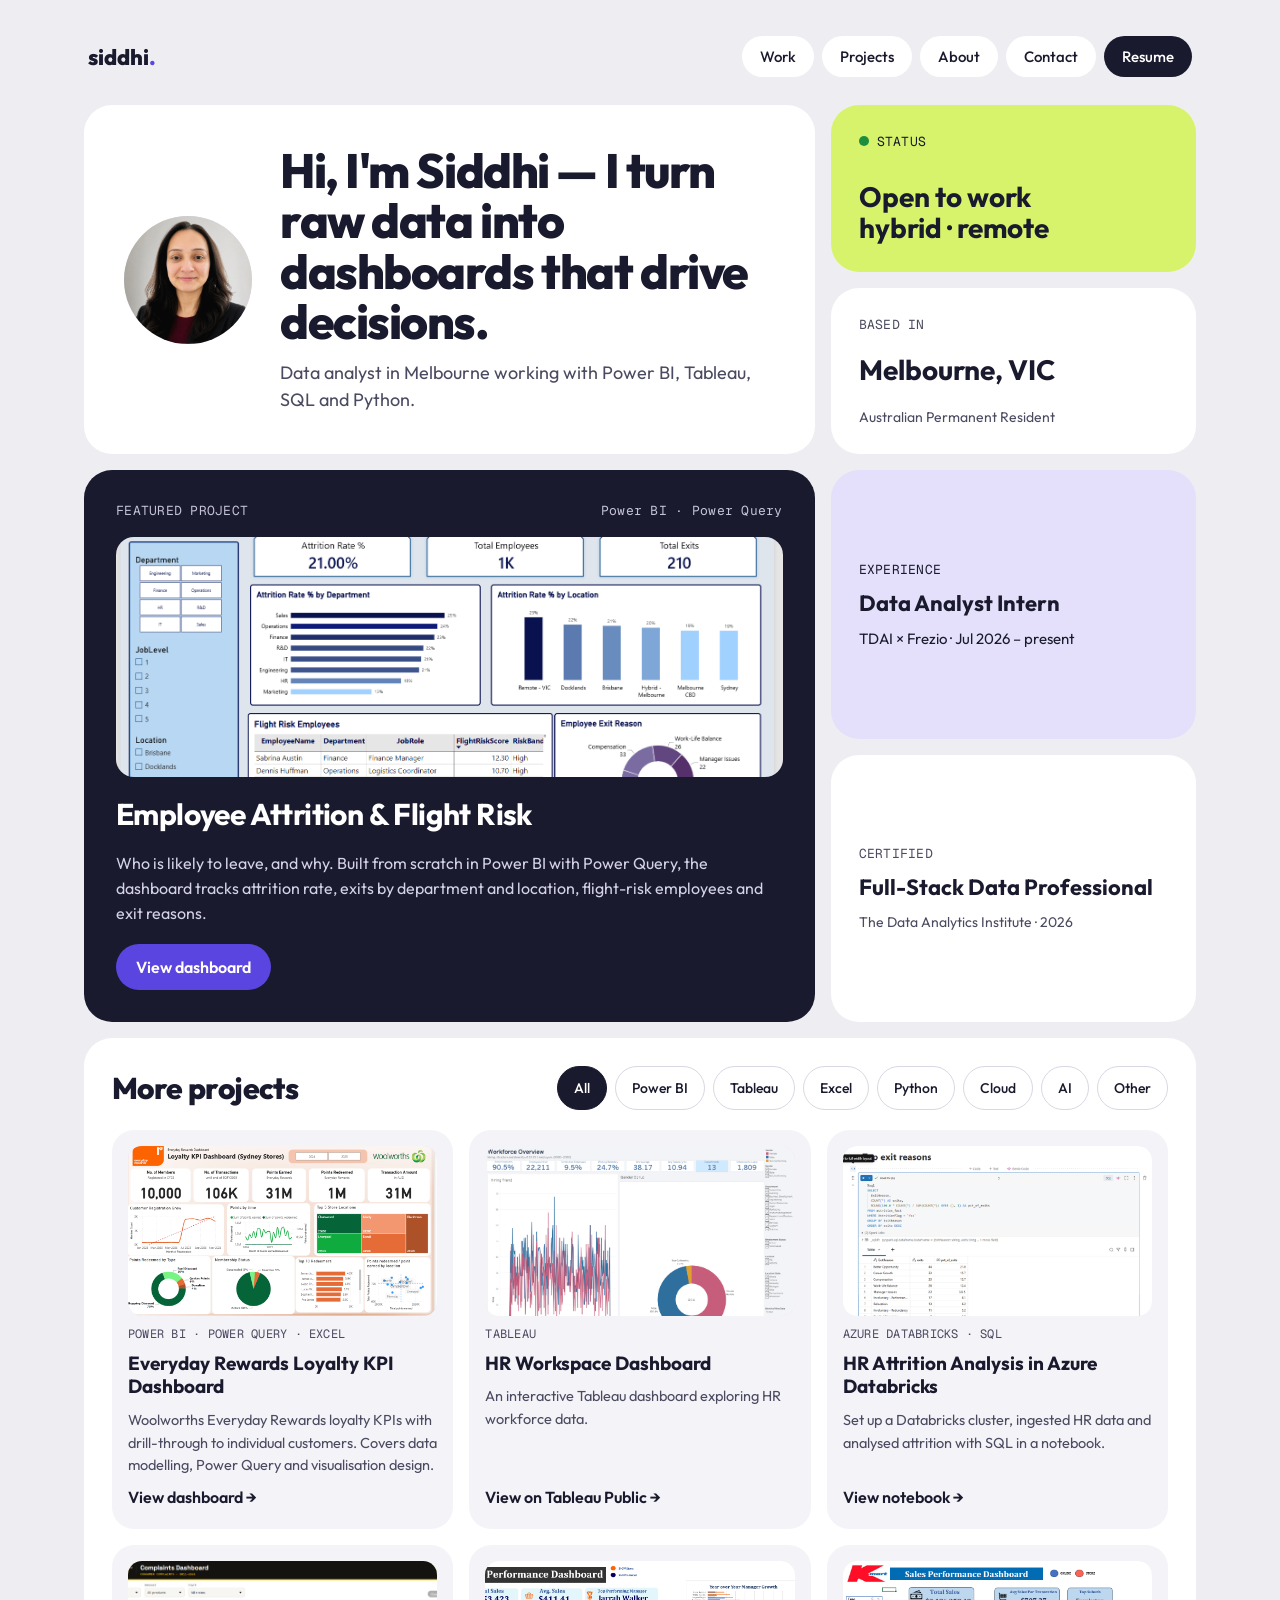
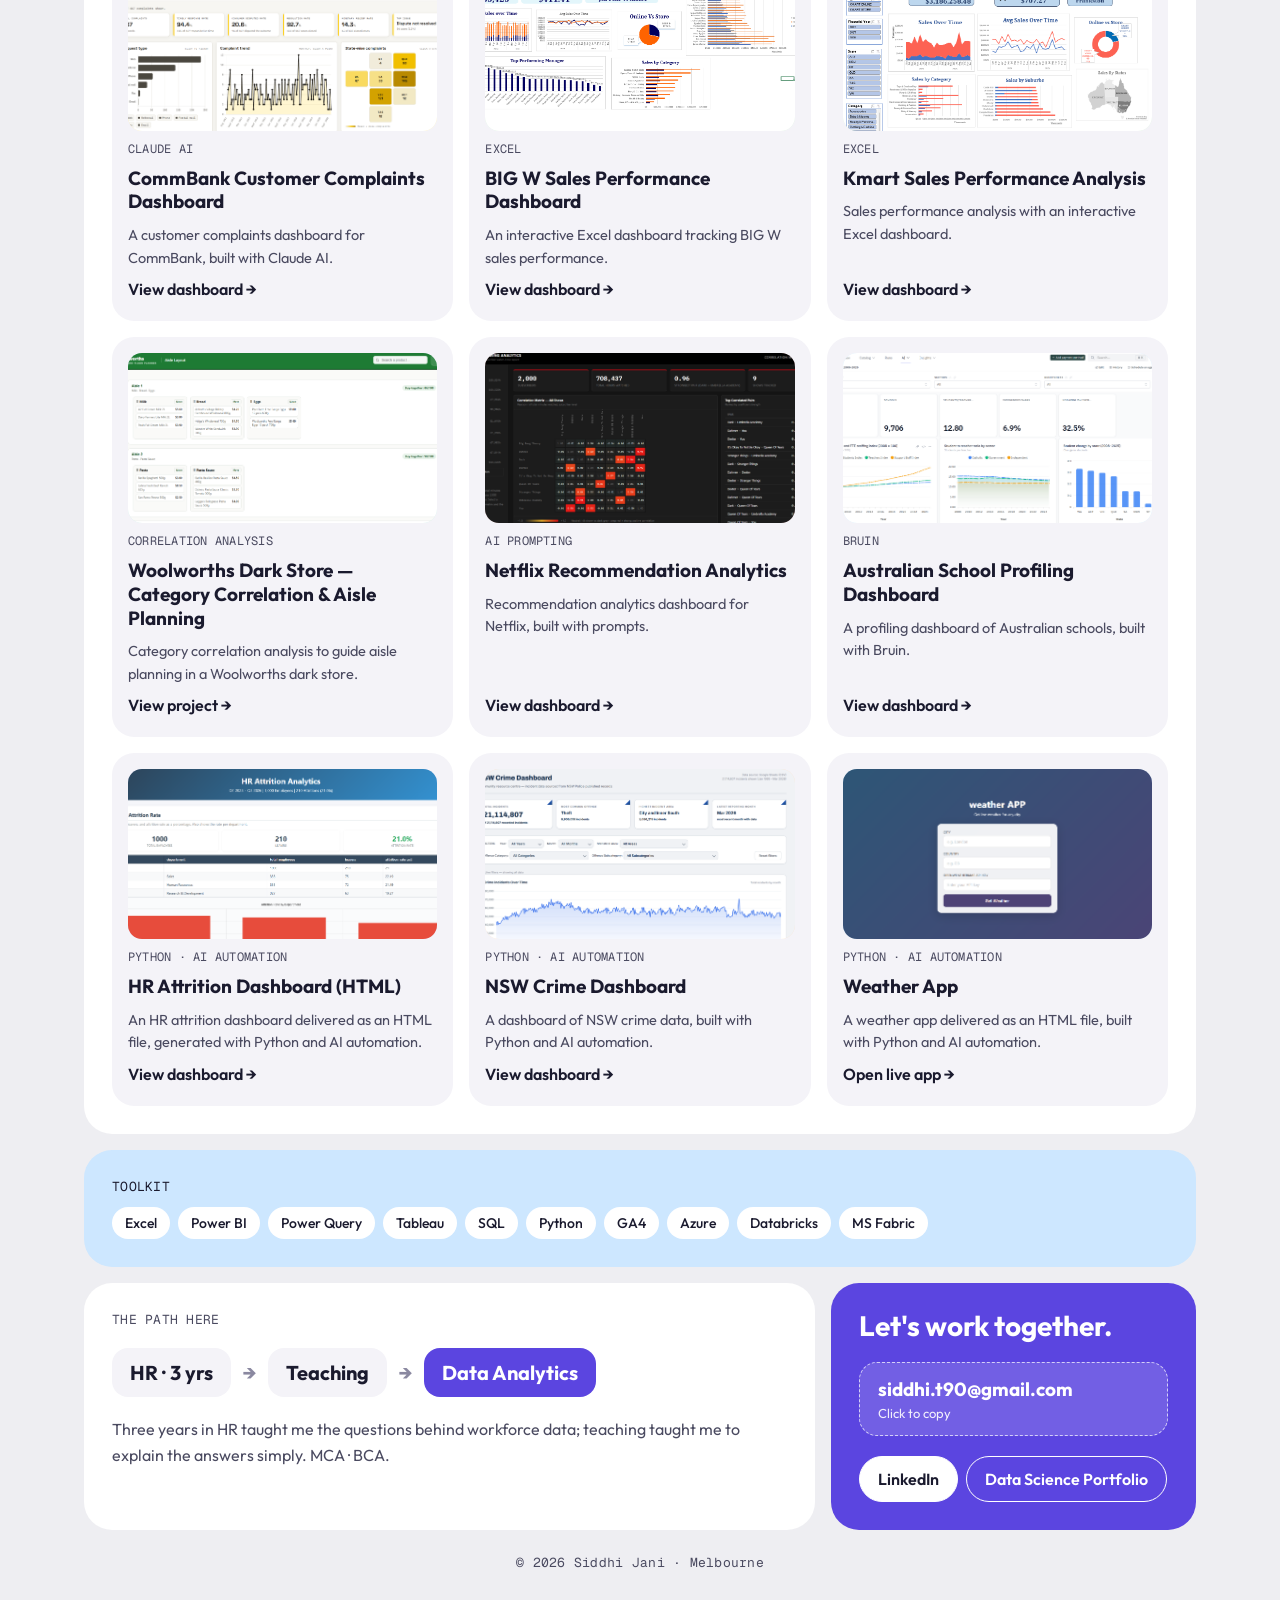
<file: index.html>
<!doctype html>
<html lang="en">
<head>
<meta charset="utf-8">
<meta name="viewport" content="width=device-width, initial-scale=1">
<title>Siddhi Jani | Data Analyst, Melbourne</title>
<meta name="description" content="Siddhi Jani — Melbourne-based data analyst specialising in HR and workforce analytics with Power BI, Tableau, SQL and Azure.">
<!-- EDIT: replace with your real GitHub Pages address once live -->
<meta property="og:title" content="Siddhi Jani | Data Analyst">
<meta property="og:description" content="HR & workforce analytics · Power BI · Tableau · SQL · Melbourne">
<link rel="preconnect" href="https://fonts.googleapis.com">
<link rel="preconnect" href="https://fonts.gstatic.com" crossorigin>
<link href="https://fonts.googleapis.com/css2?family=Outfit:wght@400;500;600;700;800&family=Geist+Mono:wght@400;500&display=swap" rel="stylesheet">
<style>
  :root{
    --bg:#EEEEF2; --tile:#FFFFFF; --ink:#1A1A2E; --muted:#4A4A60;
    --accent:#5B45E0; --accent-ink:#FFFFFF;
    --lime:#D7F36B; --lavender:#E4E0FB; --sky:#CDE7FF; --chip:#F4F3F8;
    --dark:#1A1A2E; --dark-2:#2B2B45; --dark-text:#D4D2E6;
    --radius:28px; --gap:16px;
  }
  *{box-sizing:border-box}
  html{scroll-behavior:smooth}
  body{margin:0;background:var(--bg);color:var(--ink);font-family:Outfit,system-ui,sans-serif;-webkit-font-smoothing:antialiased}
  a{color:inherit}
  .mono{font-family:'Geist Mono',ui-monospace,monospace;font-size:13px;letter-spacing:.02em}
  .wrap{max-width:1160px;margin:0 auto;padding:32px 24px 64px;display:flex;flex-direction:column;gap:var(--gap)}
  .row{display:flex;flex-wrap:wrap;gap:var(--gap)}
  .col{display:flex;flex-direction:column;gap:var(--gap)}
  .tile{background:var(--tile);border-radius:var(--radius);padding:28px;display:flex;flex-direction:column;gap:12px;
        transition:transform .25s ease, box-shadow .25s ease}
  .tile:hover{transform:translateY(-3px);box-shadow:0 12px 30px rgba(26,26,46,.08)}
  .col.w1 > .tile{flex:1 1 auto;justify-content:center}
  .w2{flex:2 1 560px}.w1{flex:1 1 280px}.w1s{flex:1 1 320px}
  .muted{color:var(--muted)}
  h1,h2,h3,p{margin:0}

  /* nav */
  nav{display:flex;flex-wrap:wrap;align-items:center;justify-content:space-between;gap:12px;padding:4px 4px 12px}
  .logo{font-weight:800;font-size:22px;text-decoration:none}
  .logo span{color:var(--accent)}
  .pills{display:flex;flex-wrap:wrap;gap:8px}
  .pill{text-decoration:none;padding:11px 18px;border-radius:99px;background:var(--tile);font-weight:500;font-size:15px}
  .pill:hover{background:var(--lavender)}
  .pill.dark{background:var(--ink);color:#fff}
  .pill.dark:hover{background:var(--accent)}

  /* hero */
  .hero{flex-direction:row;flex-wrap:wrap;align-items:center;gap:28px;padding:40px}
  .avatar{width:128px;height:128px;border-radius:50%;background:var(--lavender);flex-shrink:0;overflow:hidden;
          display:flex;align-items:center;justify-content:center;font-weight:800;font-size:40px;color:var(--accent)}
  .avatar{position:relative}
  .avatar img{position:absolute;inset:0;width:100%;height:100%;object-fit:cover}
  .hero h1{font-size:clamp(34px,4.6vw,48px);line-height:1.05;font-weight:800;letter-spacing:-.03em}
  .hero p{font-size:18px;line-height:1.55}
  .lime{background:var(--lime)} .lavender{background:var(--lavender)} .sky{background:var(--sky)}
  .big{font-size:28px;font-weight:700;line-height:1.1}
  .dot{display:inline-block;width:10px;height:10px;border-radius:50%;background:#1E8E3E;margin-right:8px;
       box-shadow:0 0 0 0 rgba(30,142,62,.5);animation:pulse 2s infinite}
  @keyframes pulse{70%{box-shadow:0 0 0 10px rgba(30,142,62,0)}100%{box-shadow:0 0 0 0 rgba(30,142,62,0)}}

  /* featured */
  .featured{background:var(--dark);color:#fff;padding:32px;gap:18px}
  .featured .meta{display:flex;flex-wrap:wrap;justify-content:space-between;gap:8px;color:#C4C2D8}
  .shot{border-radius:18px;background:var(--dark-2);min-height:240px;position:relative;overflow:hidden;
        display:flex;align-items:center;justify-content:center;color:#A9A7C2}
  .shot img{position:absolute;inset:0;width:100%;height:100%;object-fit:cover}
  .shot.light{background:var(--chip);color:var(--muted);min-height:170px}
  .thumbs{display:grid;grid-template-columns:repeat(auto-fit,minmax(200px,1fr));gap:12px}
  .thumbs .shot{text-decoration:none}
  .thumbs .shot:hover img{transform:scale(1.03)}
  .shot img{transition:transform .3s ease}
  .featured h2{font-size:30px;font-weight:700;letter-spacing:-.02em}
  .featured p{color:var(--dark-text);font-size:16px;line-height:1.55}
  .btn{align-self:flex-start;background:var(--accent);color:var(--accent-ink);text-decoration:none;padding:13px 20px;border-radius:99px;font-weight:600}
  .btn:hover{filter:brightness(1.1)}
  .award{font-size:60px;font-weight:800;line-height:1;color:var(--accent)}
  .tile h3{font-size:22px;font-weight:700}
  .link{font-weight:600;margin-top:auto;text-decoration:none}
  .link:hover{color:var(--accent)}
  .chips{display:flex;flex-wrap:wrap;gap:8px}
  .chip{background:#fff;padding:7px 13px;border-radius:99px;font-size:14px;font-weight:500}

  /* path */
  .path{display:flex;flex-wrap:wrap;align-items:center;gap:12px;font-size:20px;font-weight:700}
  .step{padding:12px 18px;border-radius:16px;background:var(--chip)}
  .step.now{background:var(--accent);color:#fff}
  .arrow{color:#8A88A0}
  .contact{background:var(--accent);color:#fff;justify-content:space-between;gap:20px}
  .contact .chips a{text-decoration:none;padding:12px 18px;border-radius:99px;font-weight:600;border:1.5px solid #fff}
  .contact .chips a.solid{background:#fff;color:var(--ink)}
  .email-copy{font:inherit;color:#fff;text-align:left;cursor:pointer;background:rgba(255,255,255,.14);border:1.5px dashed rgba(255,255,255,.7);
              border-radius:18px;padding:14px 18px;display:flex;flex-direction:column;gap:4px;width:100%;transition:background .2s}
  .email-copy:hover,.email-copy:focus-visible{background:rgba(255,255,255,.24);outline:none}
  .email-addr{font-size:19px;font-weight:700;word-break:break-all;user-select:all}
  .copy-msg{font-size:13px;opacity:.9}
  .email-copy.copied{background:#fff;color:var(--ink);border-style:solid;border-color:#fff}
  footer{text-align:center;padding:8px 0 0}

  /* project grid */
  .proj-head{display:flex;flex-wrap:wrap;align-items:center;justify-content:space-between;gap:16px}
  .proj-head h2{font-size:30px;font-weight:800;letter-spacing:-.02em}
  .filters{display:flex;flex-wrap:wrap;gap:8px}
  .filter{font:inherit;font-size:14px;font-weight:500;padding:10px 16px;min-height:44px;border-radius:99px;border:1.5px solid #D9D7E3;background:#fff;color:var(--ink);cursor:pointer}
  .filter:hover{border-color:var(--accent)}
  .filter.on{background:var(--ink);border-color:var(--ink);color:#fff}
  .grid{display:grid;grid-template-columns:repeat(auto-fill,minmax(280px,1fr));gap:16px}
  .card{background:var(--chip);border-radius:22px;padding:16px 16px 22px;display:flex;flex-direction:column;gap:10px;transition:transform .25s ease, box-shadow .25s ease}
  .card:hover{transform:translateY(-3px);box-shadow:0 12px 30px rgba(26,26,46,.08)}
  .card[hidden]{display:none}
  .card h3{font-size:19px;font-weight:700;line-height:1.25}
  .card p{font-size:14.5px;line-height:1.55}
  .card .mono{font-size:12px}
  .thumb{position:relative;display:flex;align-items:center;justify-content:center;height:170px;border-radius:14px;overflow:hidden;text-decoration:none;font-weight:800;font-size:24px;letter-spacing:-.01em}
  .thumb img{position:absolute;inset:0;width:100%;height:100%;object-fit:cover;object-position:top;transition:transform .3s ease}
  .card:hover .thumb img{transform:scale(1.04)}
  .ph-purple{background:#E4E0FB;color:#3D2DA8}.ph-orange{background:#FFE3CC;color:#9A3B06}.ph-blue{background:#D6E6FF;color:#1D4AA8}
  .ph-yellow{background:#FFF1B8;color:#7A5A00}.ph-green{background:#D8F2DD;color:#1C6B33}.ph-teal{background:#CDEFEA;color:#0B5E55}
  .ph-red{background:#FFD9D9;color:#9B1C1C}.ph-sky{background:#D3EEFF;color:#0B5A8A}
  .ph-pink{background:#FBDDF0;color:#8E1F63}.ph-indigo{background:#DCDDFB;color:#2F2F9E}
  /* reveal on scroll */
  .reveal{opacity:0;transform:translateY(16px);transition:opacity .6s ease, transform .6s ease}
  .reveal.in{opacity:1;transform:none}
  @media (prefers-reduced-motion:reduce){.reveal{opacity:1;transform:none}.tile,.dot{transition:none;animation:none}}
  @media (max-width:600px){.wrap{padding:20px 16px 48px}.hero{padding:28px}.tile{padding:24px}}
</style>
</head>
<body>
<div class="wrap">

  <nav aria-label="Main">
    <a href="#top" class="logo">siddhi<span>.</span></a>
    <div class="pills">
      <a href="#work" class="pill">Work</a>
      <a href="#projects" class="pill">Projects</a>
      <a href="#about" class="pill">About</a>
      <a href="#contact" class="pill">Contact</a>
      <!-- EDIT: put your CV PDF in the assets folder with this exact name -->
      <a href="assets/Siddhi_Jani_CV.pdf" class="pill dark" target="_blank" rel="noopener">Resume</a>
    </div>
  </nav>

  <!-- ===== HERO ===== -->
  <div id="top" class="row reveal">
    <div class="tile hero w2">
      <!-- EDIT: add assets/profile.jpg (square photo). Initials show until then. -->
      <div class="avatar"><img src="assets/profile.jpg" alt="Siddhi Jani" onerror="this.remove()">SJ</div>
      <div class="col" style="flex:1 1 300px;gap:12px">
        <h1>Hi, I'm Siddhi — I turn raw data into dashboards that drive decisions.</h1>
        <p class="muted">Data analyst in Melbourne working with Power BI, Tableau, SQL and Python.</p>
      </div>
    </div>
    <div class="col w1">
      <div class="tile lime" style="flex:1 1 auto;justify-content:space-between">
        <span class="mono"><span class="dot"></span>STATUS</span>
        <span class="big">Open to work<br>hybrid · remote</span>
      </div>
      <div class="tile" style="flex:1 1 auto;justify-content:space-between">
        <span class="mono muted">BASED IN</span>
        <span class="big">Melbourne, VIC</span>
        <span class="muted" style="font-size:14px">Australian Permanent Resident</span>
      </div>
    </div>
  </div>

  <!-- ===== FEATURED PROJECT ===== -->
  <div id="work" class="row reveal">
    <article class="tile featured w2">
      <div class="meta mono"><span>FEATURED PROJECT</span><span>Power BI · Power Query</span></div>
      <!-- EDIT: add assets/attrition.png (dashboard screenshot) -->
      <div class="shot mono"><img src="assets/attrition.png" alt="Employee Attrition and Flight Risk dashboard" onerror="this.remove()">[ dashboard screenshot ]</div>
      <h2>Employee Attrition &amp; Flight Risk</h2>
            <p>Who is likely to leave, and why. Built from scratch in Power BI with Power Query, the dashboard tracks attrition rate, exits by department and location, flight-risk employees and exit reasons.</p>
      <!-- EDIT: link to GitHub repo or case-study page -->
      <a href="assets/attrition.png" class="btn" target="_blank" rel="noopener">View dashboard</a>
    </article>
    <div class="col w1">
      <div class="tile lavender">
        <span class="mono">EXPERIENCE</span>
        <span style="font-size:22px;font-weight:700;line-height:1.2">Data Analyst Intern</span>
        <span style="font-size:15px">TDAI × Frezio · Jul 2026 – present</span>
      </div>
      <div class="tile">
        <span class="mono muted">CERTIFIED</span>
        <span style="font-size:22px;font-weight:700;line-height:1.2">Full-Stack Data Professional</span>
        <span class="muted" style="font-size:14px">The Data Analytics Institute · 2026</span>
      </div>
    </div>
  </div>

  <!-- ===== MORE PROJECTS ===== -->
  <section id="projects" class="tile reveal" style="gap:20px" aria-labelledby="proj-h">
    <div class="proj-head">
      <h2 id="proj-h">More projects</h2>
      <div class="filters" role="group" aria-label="Filter projects by tool">
        <button type="button" class="filter on" data-f="all" aria-pressed="true">All</button>
        <button type="button" class="filter" data-f="powerbi" aria-pressed="false">Power BI</button>
        <button type="button" class="filter" data-f="tableau" aria-pressed="false">Tableau</button>
        <button type="button" class="filter" data-f="excel" aria-pressed="false">Excel</button>
        <button type="button" class="filter" data-f="python" aria-pressed="false">Python</button>
        <button type="button" class="filter" data-f="cloud" aria-pressed="false">Cloud</button>
        <button type="button" class="filter" data-f="ai" aria-pressed="false">AI</button>
        <button type="button" class="filter" data-f="other" aria-pressed="false">Other</button>
      </div>
    </div>
    <div class="grid">
      <article class="card" data-tags="powerbi excel">
        <!-- image: assets/everyday-rewards.png -->
        <a href="assets/everyday-rewards.png" target="_blank" rel="noopener" class="thumb ph-purple" tabindex="-1" aria-hidden="true"><img src="assets/everyday-rewards.png" alt="Everyday Rewards Loyalty KPI Dashboard screenshot" loading="lazy" onerror="this.remove()"><span>Power BI</span></a>
        <span class="mono muted">POWER BI · POWER QUERY · EXCEL</span>
        <h3>Everyday Rewards Loyalty KPI Dashboard</h3>
        <p class="muted">Woolworths Everyday Rewards loyalty KPIs with drill-through to individual customers. Covers data modelling, Power Query and visualisation design.</p>
        <a href="assets/everyday-rewards.png" class="link" target="_blank" rel="noopener">View dashboard →</a>
      </article>
      <article class="card" data-tags="tableau">
        <!-- image: assets/hr-workspace.png · Tableau Public link -->
        <a href="https://public.tableau.com/app/profile/siddhi.jani6174/viz/HRworkspacedashboard/HRDashboard" target="_blank" rel="noopener" class="thumb ph-orange" tabindex="-1" aria-hidden="true"><img src="assets/hr-workspace.png" alt="HR Workspace Dashboard screenshot" loading="lazy" onerror="this.remove()"><span>Tableau</span></a>
        <span class="mono muted">TABLEAU</span>
        <h3>HR Workspace Dashboard</h3>
        <p class="muted">An interactive Tableau dashboard exploring HR workforce data.</p>
        <a href="https://public.tableau.com/app/profile/siddhi.jani6174/viz/HRworkspacedashboard/HRDashboard" class="link" target="_blank" rel="noopener">View on Tableau Public →</a>
      </article>
      <article class="card" data-tags="cloud">
        <!-- image: assets/databricks-1.png -->
        <a href="assets/databricks-1.png" target="_blank" rel="noopener" class="thumb ph-blue" tabindex="-1" aria-hidden="true"><img src="assets/databricks-1.png" alt="HR Attrition Analysis in Azure Databricks screenshot" loading="lazy" onerror="this.remove()"><span>Azure Databricks</span></a>
        <span class="mono muted">AZURE DATABRICKS · SQL</span>
        <h3>HR Attrition Analysis in Azure Databricks</h3>
        <p class="muted">Set up a Databricks cluster, ingested HR data and analysed attrition with SQL in a notebook.</p>
        <a href="assets/databricks-1.png" class="link" target="_blank" rel="noopener">View notebook →</a>
      </article>
      <article class="card" data-tags="ai">
        <!-- image: assets/commbank.png · live: commbank/index.html -->
        <a href="commbank/" target="_blank" rel="noopener" class="thumb ph-yellow" tabindex="-1" aria-hidden="true"><img src="assets/commbank.png" alt="CommBank Customer Complaints Dashboard screenshot" loading="lazy" onerror="this.remove()"><span>Claude AI</span></a>
        <span class="mono muted">CLAUDE AI</span>
        <h3>CommBank Customer Complaints Dashboard</h3>
        <p class="muted">A customer complaints dashboard for CommBank, built with Claude AI.</p>
        <a href="commbank/" class="link" target="_blank" rel="noopener">View dashboard →</a>
      </article>
      <article class="card" data-tags="excel">
        <!-- image: assets/bigw.png -->
        <a href="assets/bigw.png" target="_blank" rel="noopener" class="thumb ph-green" tabindex="-1" aria-hidden="true"><img src="assets/bigw.png" alt="BIG W Sales Performance Dashboard screenshot" loading="lazy" onerror="this.remove()"><span>Excel</span></a>
        <span class="mono muted">EXCEL</span>
        <h3>BIG W Sales Performance Dashboard</h3>
        <p class="muted">An interactive Excel dashboard tracking BIG W sales performance.</p>
        <a href="assets/bigw.png" class="link" target="_blank" rel="noopener">View dashboard →</a>
      </article>
      <article class="card" data-tags="excel">
        <!-- image: assets/kmart.png -->
        <a href="assets/kmart.png" target="_blank" rel="noopener" class="thumb ph-green" tabindex="-1" aria-hidden="true"><img src="assets/kmart.png" alt="Kmart Sales Performance Analysis screenshot" loading="lazy" onerror="this.remove()"><span>Excel</span></a>
        <span class="mono muted">EXCEL</span>
        <h3>Kmart Sales Performance Analysis</h3>
        <p class="muted">Sales performance analysis with an interactive Excel dashboard.</p>
        <a href="assets/kmart.png" class="link" target="_blank" rel="noopener">View dashboard →</a>
      </article>
      <article class="card" data-tags="other">
        <!-- image: assets/dark-store.png -->
        <a href="assets/dark-store.png" target="_blank" rel="noopener" class="thumb ph-teal" tabindex="-1" aria-hidden="true"><img src="assets/dark-store.png" alt="Woolworths Dark Store — Category Correlation &amp; Aisle Planning screenshot" loading="lazy" onerror="this.remove()"><span>Analytics</span></a>
        <span class="mono muted">CORRELATION ANALYSIS</span>
        <h3>Woolworths Dark Store — Category Correlation &amp; Aisle Planning</h3>
        <p class="muted">Category correlation analysis to guide aisle planning in a Woolworths dark store.</p>
        <a href="assets/dark-store.png" class="link" target="_blank" rel="noopener">View project →</a>
      </article>
      <article class="card" data-tags="ai">
        <!-- image: assets/netflix.png -->
        <a href="assets/netflix.png" target="_blank" rel="noopener" class="thumb ph-red" tabindex="-1" aria-hidden="true"><img src="assets/netflix.png" alt="Netflix Recommendation Analytics screenshot" loading="lazy" onerror="this.remove()"><span>AI prompting</span></a>
        <span class="mono muted">AI PROMPTING</span>
        <h3>Netflix Recommendation Analytics</h3>
        <p class="muted">Recommendation analytics dashboard for Netflix, built with prompts.</p>
        <a href="assets/netflix.png" class="link" target="_blank" rel="noopener">View dashboard →</a>
      </article>
      <article class="card" data-tags="other">
        <!-- image: assets/school-profiling.png -->
        <a href="assets/school-profiling.png" target="_blank" rel="noopener" class="thumb ph-sky" tabindex="-1" aria-hidden="true"><img src="assets/school-profiling.png" alt="Australian School Profiling Dashboard screenshot" loading="lazy" onerror="this.remove()"><span>Bruin</span></a>
        <span class="mono muted">BRUIN</span>
        <h3>Australian School Profiling Dashboard</h3>
        <p class="muted">A profiling dashboard of Australian schools, built with Bruin.</p>
        <a href="assets/school-profiling.png" class="link" target="_blank" rel="noopener">View dashboard →</a>
      </article>
      <article class="card" data-tags="python ai">
        <!-- image: assets/hr-attrition-html.png · live: hr-attrition/dashboard.html -->
        <a href="hr-attrition/dashboard.html" target="_blank" rel="noopener" class="thumb ph-indigo" tabindex="-1" aria-hidden="true"><img src="assets/hr-attrition-html.png" alt="HR Attrition Dashboard (HTML) screenshot" loading="lazy" onerror="this.remove()"><span>Python</span></a>
        <span class="mono muted">PYTHON · AI AUTOMATION</span>
        <h3>HR Attrition Dashboard (HTML)</h3>
        <p class="muted">An HR attrition dashboard delivered as an HTML file, generated with Python and AI automation.</p>
        <a href="hr-attrition/dashboard.html" class="link" target="_blank" rel="noopener">View dashboard →</a>
      </article>
      <article class="card" data-tags="python ai">
        <!-- image: assets/nsw-crime.png · live: nsw-crime/index.html -->
        <a href="nsw-crime/" target="_blank" rel="noopener" class="thumb ph-orange" tabindex="-1" aria-hidden="true"><img src="assets/nsw-crime.png" alt="NSW Crime Dashboard screenshot" loading="lazy" onerror="this.remove()"><span>Python</span></a>
        <span class="mono muted">PYTHON · AI AUTOMATION</span>
        <h3>NSW Crime Dashboard</h3>
        <p class="muted">A dashboard of NSW crime data, built with Python and AI automation.</p>
        <a href="nsw-crime/" class="link" target="_blank" rel="noopener">View dashboard →</a>
      </article>
      <article class="card" data-tags="python ai">
        <!-- image: assets/weather-app.png · live: weather-app/index.html -->
        <a href="weather-app/" target="_blank" rel="noopener" class="thumb ph-sky" tabindex="-1" aria-hidden="true"><img src="assets/weather-app.png" alt="Weather App screenshot" loading="lazy" onerror="this.remove()"><span>Python</span></a>
        <span class="mono muted">PYTHON · AI AUTOMATION</span>
        <h3>Weather App</h3>
        <p class="muted">A weather app delivered as an HTML file, built with Python and AI automation.</p>
        <a href="weather-app/" class="link" target="_blank" rel="noopener">Open live app →</a>
      </article>
    </div>
  </section>

  <!-- ===== TOOLKIT ===== -->
  <div class="row reveal">
    <div class="tile sky" style="flex:1 1 100%">
      <span class="mono">TOOLKIT</span>
      <div class="chips">
        <span class="chip">Excel</span><span class="chip">Power BI</span><span class="chip">Power Query</span><span class="chip">Tableau</span>
        <span class="chip">SQL</span><span class="chip">Python</span><span class="chip">GA4</span>
        <span class="chip">Azure</span><span class="chip">Databricks</span><span class="chip">MS Fabric</span>
      </div>
    </div>
  </div>

  <!-- ===== ABOUT + CONTACT ===== -->
  <div id="about" class="row reveal">
    <div class="tile w2" style="gap:20px">
      <span class="mono muted">THE PATH HERE</span>
      <div class="path">
        <span class="step">HR · 3 yrs</span><span class="arrow" aria-hidden="true">→</span>
        <span class="step">Teaching</span><span class="arrow" aria-hidden="true">→</span>
        <span class="step now">Data Analytics</span>
      </div>
      <p class="muted" style="font-size:16px;line-height:1.6">Three years in HR taught me the questions behind workforce data; teaching taught me to explain the answers simply. MCA · BCA.</p>
    </div>
    <div id="contact" class="tile contact w1">
      <span class="big">Let's work together.</span>
      <!-- Email: click to copy (nothing opens) -->
      <button type="button" id="copy-email" class="email-copy" aria-describedby="copy-msg">
        <span id="email-text" class="email-addr">siddhi.t90@gmail.com</span>
        <span id="copy-msg" class="copy-msg" role="status" aria-live="polite">Click to copy</span>
      </button>
      <div class="chips">
        <a href="https://www.linkedin.com/in/siddhijani1590/" target="_blank" rel="noopener" class="solid">LinkedIn</a>
        <a href="https://www.datascienceportfol.io/siddhit90" target="_blank" rel="noopener">Data Science Portfolio</a>
      </div>
    </div>
  </div>

  <footer class="mono muted">© <span id="yr"></span> Siddhi Jani · Melbourne</footer>
</div>

<script>
  document.getElementById('yr').textContent = new Date().getFullYear();
  // project filters
  const btns=document.querySelectorAll('.filter'), cards=document.querySelectorAll('.card');
  btns.forEach(b=>b.addEventListener('click',()=>{
    btns.forEach(x=>{x.classList.toggle('on',x===b);x.setAttribute('aria-pressed',x===b)});
    const f=b.dataset.f; cards.forEach(c=>c.hidden = f!=='all' && !c.dataset.tags.split(' ').includes(f));
  }));
  // copy email to clipboard
  const eb=document.getElementById('copy-email'), em=document.getElementById('copy-msg');
  eb.addEventListener('click', async ()=>{
    const addr=document.getElementById('email-text').textContent.trim();
    let ok=false;
    try{ await navigator.clipboard.writeText(addr); ok=true; }catch(e){
      const t=document.createElement('textarea'); t.value=addr; t.style.position='fixed'; t.style.opacity='0';
      document.body.appendChild(t); t.select(); try{ ok=document.execCommand('copy'); }catch(_){} t.remove();
    }
    if(ok){ eb.classList.add('copied'); em.textContent='✓ Copied! Paste it into your email.'; }
    else{ const r=document.createRange(); r.selectNodeContents(document.getElementById('email-text'));
          const sel=getSelection(); sel.removeAllRanges(); sel.addRange(r); em.textContent='Selected. Press Ctrl+C (Cmd+C on Mac) to copy.'; }
    clearTimeout(eb._t); eb._t=setTimeout(()=>{ eb.classList.remove('copied'); em.textContent='Click to copy'; }, 3000);
  });
  // fade tiles in as you scroll
  const io = new IntersectionObserver(es => es.forEach(e => { if (e.isIntersecting) { e.target.classList.add('in'); io.unobserve(e.target); } }), { threshold: .12 });
  document.querySelectorAll('.reveal').forEach(el => io.observe(el));
</script>
</body>
</html>
</file>
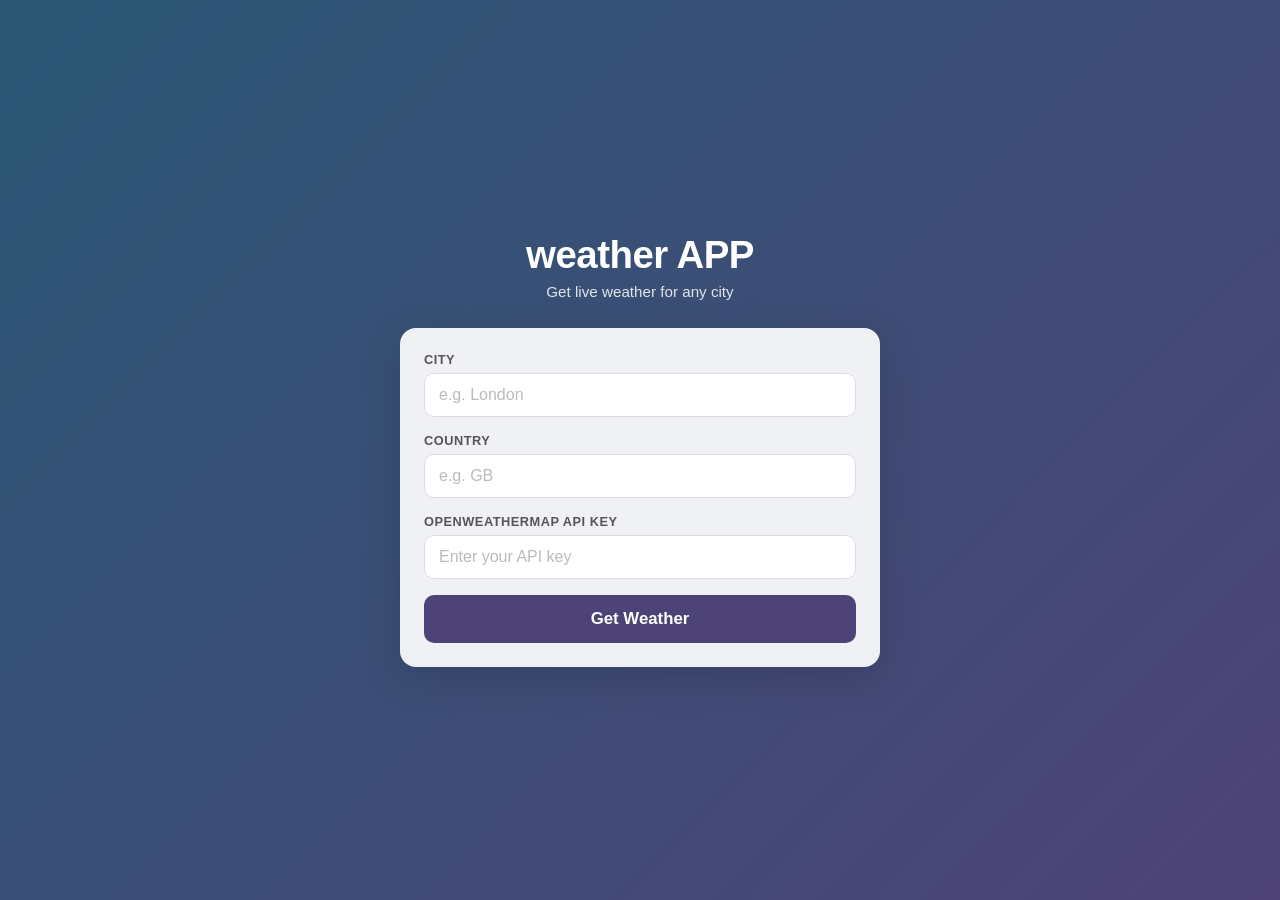
<file: weather-app/index.html>
<!DOCTYPE html>
<html lang="en">
<head>
  <meta charset="UTF-8" />
  <meta name="viewport" content="width=device-width, initial-scale=1.0" />
  <title>Weatherly</title>
  <link rel="stylesheet" href="styles.css" />
</head>
<body>
  <div class="container">
    <header class="app-header">
      <h1>weather APP</h1>
      <p>Get live weather for any city</p>
    </header>

    <form id="weather-form" class="weather-form">
      <div class="form-group">
        <label for="city">City</label>
        <input type="text" id="city" name="city" placeholder="e.g. London" required />
      </div>

      <div class="form-group">
        <label for="country">Country</label>
        <input type="text" id="country" name="country" placeholder="e.g. GB" required />
      </div>

      <div class="form-group">
        <label for="api-key">OpenWeatherMap API Key</label>
        <input type="text" id="api-key" name="api-key" placeholder="Enter your API key" required />
      </div>

      <button type="submit" class="btn">Get Weather</button>
    </form>

    <div id="message" class="message" role="alert"></div>

    <section id="weather-result" class="weather-result hidden">
      <div class="weather-header">
        <h2 id="location-name"></h2>
      </div>

      <div class="weather-main">
        <div class="temp-block">
          <span id="temperature" class="temperature"></span>
          <span class="temp-unit">°C</span>
        </div>
        <div class="weather-icon">
          <img id="weather-icon" alt="Weather condition" />
        </div>
      </div>

      <div class="weather-condition">
        <span id="condition-text"></span>
      </div>

      <ul class="weather-details">
        <li>Feels like: <span id="feels-like"></span></li>
        <li>Humidity: <span id="humidity"></span></li>
        <li>Wind speed: <span id="wind-speed"></span></li>
        <li>Pressure: <span id="pressure"></span></li>
      </ul>
    </section>
  </div>

  <script src="script.js"></script>
</body>
</html>
</file>
<file: weather-app/styles.css>
/* Weatherly - Clean, modern, minimalist styles */
:root {
  --bg-gradient-start: #2b5876;
  --bg-gradient-end: #4e4376;
  --card-bg: rgba(255, 255, 255, 0.92);
  --text-primary: #1a1a2e;
  --text-secondary: #555;
  --accent: #4e4376;
  --error: #e74c3c;
  --success: #2ecc71;
  --shadow: 0 10px 40px rgba(0, 0, 0, 0.15);
  --radius: 16px;
}

* {
  margin: 0;
  padding: 0;
  box-sizing: border-box;
}

body {
  font-family: -apple-system, BlinkMacSystemFont, "Segoe UI", Roboto, Helvetica, Arial, sans-serif;
  min-height: 100vh;
  background: linear-gradient(135deg, var(--bg-gradient-start), var(--bg-gradient-end));
  color: var(--text-primary);
  display: flex;
  align-items: center;
  justify-content: center;
  padding: 20px;
}

.container {
  width: 100%;
  max-width: 480px;
}

.app-header {
  text-align: center;
  margin-bottom: 28px;
  color: #fff;
}

.app-header h1 {
  font-size: 2.4rem;
  font-weight: 700;
  letter-spacing: -0.5px;
}

.app-header p {
  font-size: 0.95rem;
  opacity: 0.85;
  margin-top: 6px;
}

/* Form */
.weather-form {
  background: var(--card-bg);
  border-radius: var(--radius);
  padding: 24px;
  box-shadow: var(--shadow);
}

.form-group {
  margin-bottom: 16px;
}

label {
  display: block;
  font-size: 0.8rem;
  font-weight: 600;
  color: var(--text-secondary);
  margin-bottom: 6px;
  text-transform: uppercase;
  letter-spacing: 0.5px;
}

input {
  width: 100%;
  padding: 12px 14px;
  border: 1px solid #ddd;
  border-radius: 10px;
  font-size: 1rem;
  font-family: inherit;
  transition: border-color 0.2s, box-shadow 0.2s;
  background: #fff;
}

input:focus {
  outline: none;
  border-color: var(--accent);
  box-shadow: 0 0 0 3px rgba(78, 67, 118, 0.15);
}

input::placeholder {
  color: #bbb;
}

.btn {
  width: 100%;
  padding: 14px;
  background: var(--accent);
  color: #fff;
  border: none;
  border-radius: 10px;
  font-size: 1.05rem;
  font-weight: 600;
  font-family: inherit;
  cursor: pointer;
  transition: background 0.2s, transform 0.1s;
}

.btn:hover {
  background: #3d3a5e;
}

.btn:active {
  transform: scale(0.99);
}

/* Message */
.message {
  margin-top: 18px;
  padding: 12px 16px;
  border-radius: 10px;
  font-size: 0.9rem;
  text-align: center;
  display: none;
}

.message.show {
  display: block;
}

.message.error {
  background: #fdecea;
  color: var(--error);
  border: 1px solid #f5c6cb;
}

.message.success {
  background: #e8f8f0;
  color: var(--success);
  border: 1px solid #b3e5cc;
}

/* Weather Result */
.weather-result {
  margin-top: 24px;
  background: var(--card-bg);
  border-radius: var(--radius);
  padding: 28px;
  box-shadow: var(--shadow);
  animation: fadeIn 0.4s ease;
}

@keyframes fadeIn {
  from {
    opacity: 0;
    transform: translateY(10px);
  }
  to {
    opacity: 1;
    transform: translateY(0);
  }
}

.weather-header h2 {
  font-size: 1.5rem;
  font-weight: 600;
  color: var(--text-primary);
}

.weather-main {
  display: flex;
  align-items: center;
  justify-content: space-between;
  margin: 20px 0 12px;
}

.temp-block {
  display: flex;
  align-items: flex-start;
}

.temperature {
  font-size: 3.5rem;
  font-weight: 300;
  color: var(--text-primary);
  line-height: 1;
}

.temp-unit {
  font-size: 1.8rem;
  font-weight: 300;
  color: var(--text-secondary);
  margin-left: 2px;
}

.weather-icon img {
  width: 80px;
  height: 80px;
}

.weather-condition {
  font-size: 1.2rem;
  font-weight: 500;
  color: var(--accent);
  margin-bottom: 18px;
  text-transform: capitalize;
}

.weather-details {
  list-style: none;
  display: grid;
  grid-template-columns: 1fr 1fr;
  gap: 10px;
  border-top: 1px solid #eee;
  padding-top: 16px;
}

.weather-details li {
  font-size: 0.9rem;
  color: var(--text-secondary);
  display: flex;
  justify-content: space-between;
}

.weather-details li span:last-child {
  font-weight: 600;
  color: var(--text-primary);
}

/* Hidden utility */
.hidden {
  display: none;
}

/* Responsive */
@media (max-width: 520px) {
  .app-header h1 {
    font-size: 2rem;
  }

  .temperature {
    font-size: 2.8rem;
  }

  .weather-details {
    grid-template-columns: 1fr;
  }
}
</file>
